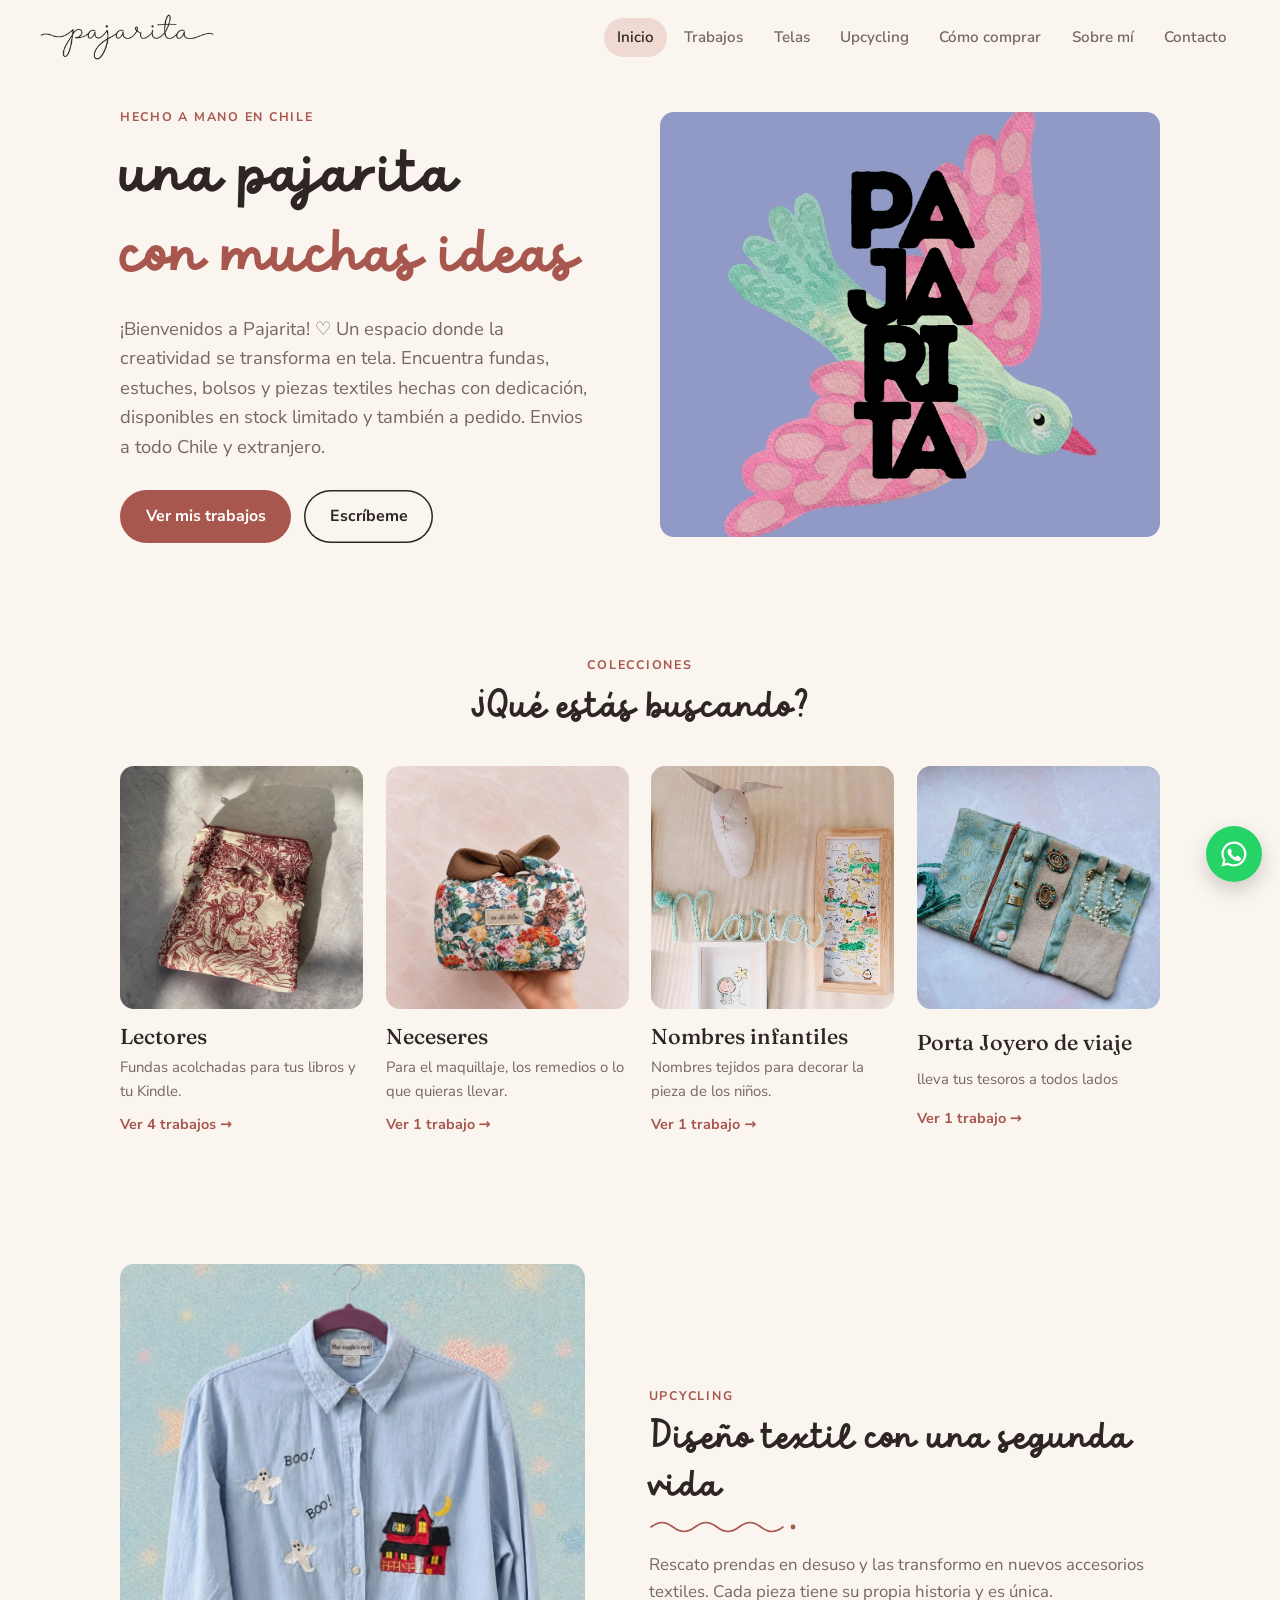
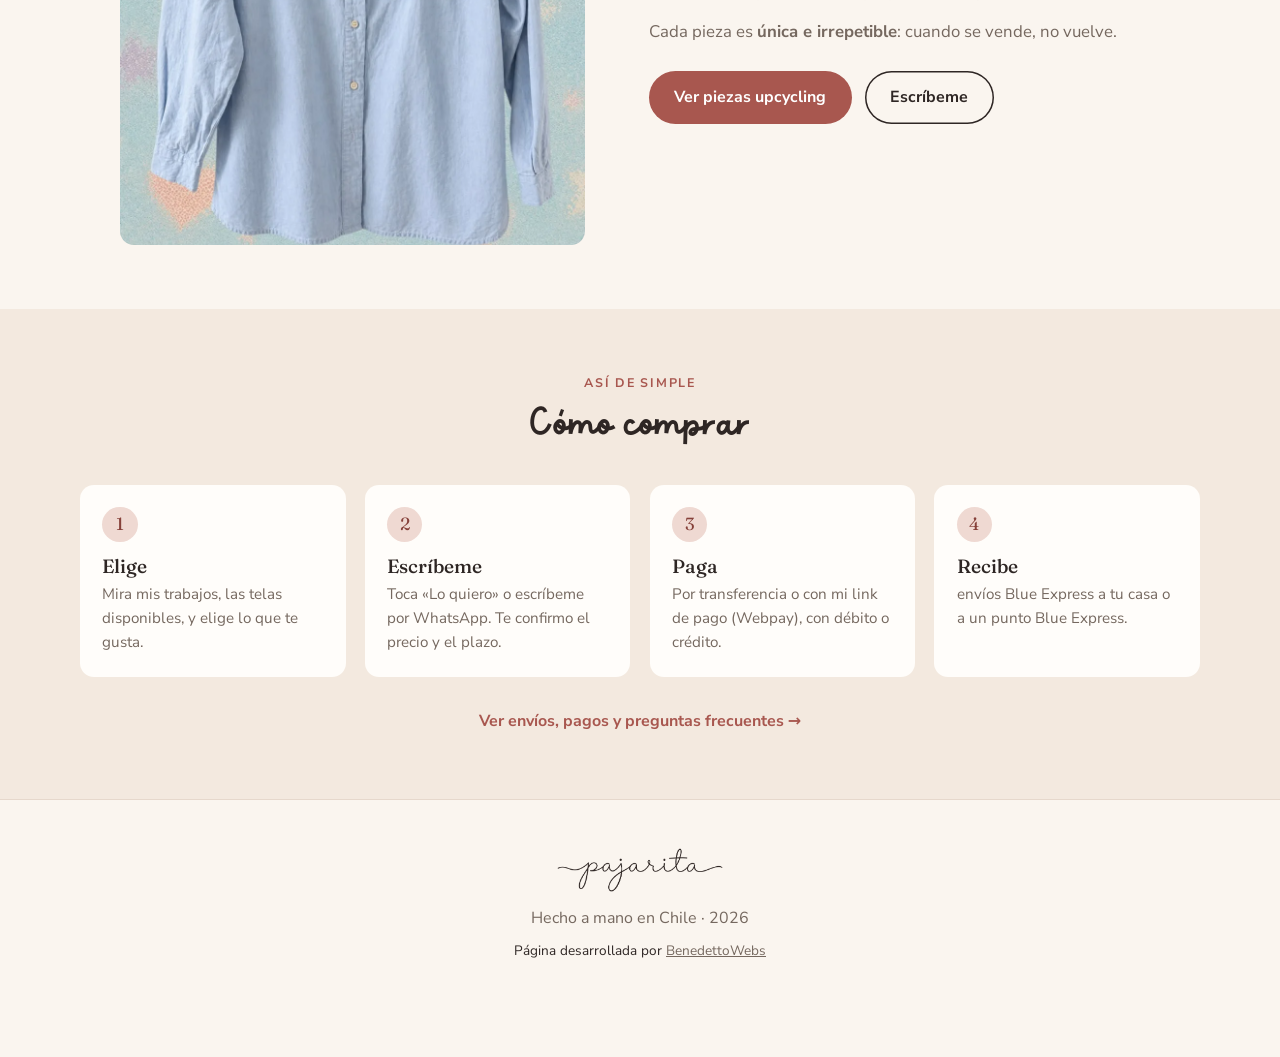
<file: index.html>
<!doctype html>
<html lang="es">
<head>
<meta charset="utf-8">
<meta name="viewport" content="width=device-width, initial-scale=1">
<title>Pajarita · Hecho a mano con mucho amor</title>
<meta name="description" content="Fundas para libros, neceseres, estuches y nombres tejidos hechos a mano en Chile por Maca. Pedidos por WhatsApp y envíos por Blue Express.">
<meta name="theme-color" content="#faf5ef">
<link rel="canonical" href="https://www.pajarita.cl/">
<meta property="og:type" content="website">
<meta property="og:site_name" content="Pajarita">
<meta property="og:locale" content="es_CL">
<meta property="og:url" content="https://www.pajarita.cl/">
<meta property="og:title" content="Pajarita · Hecho a mano con mucho amor">
<meta property="og:description" content="Fundas para libros, neceseres, estuches y nombres tejidos hechos a mano en Chile por Maca. Pedidos por WhatsApp y envíos a todo Chile.">
<meta property="og:image" content="https://www.pajarita.cl/og-image.jpg?v=2">
<meta property="og:image:secure_url" content="https://www.pajarita.cl/og-image.jpg?v=2">
<meta property="og:image:type" content="image/jpeg">
<meta property="og:image:width" content="1200">
<meta property="og:image:height" content="630">
<meta property="og:image:alt" content="Logo de Pajarita junto a una funda de tela para Kindle con estampado de Alicia en el País de las Maravillas">
<meta name="twitter:card" content="summary_large_image">
<meta name="twitter:title" content="Pajarita · Hecho a mano con mucho amor">
<meta name="twitter:description" content="Fundas para libros, neceseres, estuches y nombres tejidos hechos a mano en Chile por Maca.">
<meta name="twitter:image" content="https://www.pajarita.cl/og-image.jpg?v=2">
<meta name="twitter:image:alt" content="Logo de Pajarita junto a una funda de tela con estampado de Alicia en el País de las Maravillas">
<link rel="icon" href="favicon.svg" type="image/svg+xml">
<script type="application/ld+json">
{"@context":"https://schema.org","@type":"Store","name":"Pajarita","url":"https://www.pajarita.cl/","image":"https://www.pajarita.cl/og-image.jpg?v=2","logo":"https://www.pajarita.cl/logo.png","description":"Fundas para libros, neceseres, estuches y nombres tejidos hechos a mano en Chile.","address":{"@type":"PostalAddress","addressCountry":"CL"},"sameAs":["https://www.instagram.com/esdetela.cl/","https://www.tiktok.com/@esdetela"]}
</script>
<link rel="preconnect" href="https://fonts.googleapis.com">
<link rel="preconnect" href="https://fonts.gstatic.com" crossorigin>
<link href="https://fonts.googleapis.com/css2?family=Fraunces:ital,opsz,wght@0,9..144,400;0,9..144,500;1,9..144,400&family=Nunito+Sans:wght@400;600;700&display=swap" rel="stylesheet">
<link rel="stylesheet" href="styles.css">
</head>
<body>

<header class="nav" id="nav">
  <a href="#inicio" class="logo" aria-label="Pajarita, inicio"><img src="logo.png" alt="Pajarita" width="569" height="150"></a>
  <nav id="menu">
    <a href="#inicio">Inicio</a>
    <a href="#trabajos">Trabajos</a>
    <a href="#telas">Telas</a>
    <a href="#upcycling">Upcycling</a>
    <a href="#como-comprar">Cómo comprar</a>
    <a href="#sobre-mi">Sobre mí</a>
    <a href="#contacto">Contacto</a>
  </nav>
  <button class="menu-btn" id="menuBtn" aria-label="Abrir menú" aria-expanded="false" aria-controls="menu"><i></i><i></i><i></i></button>
</header>

<main id="main">

<!-- INICIO -->
<section id="inicio">
  <div class="hero">
    <div class="hero-text">
      <p class="eyebrow" data-t="hero.eyebrow"></p>
      <h1><span data-t="hero.title"></span><br><em data-t="hero.titleEm"></em></h1>
      <p class="lead" data-t="hero.lead"></p>
      <div class="btns">
        <a class="btn" href="#trabajos" data-t="hero.button"></a>
        <a class="btn ghost wa" target="_blank" rel="noopener">Escríbeme</a>
      </div>
    </div>
    <div class="hero-img"><img id="heroImg" alt="" fetchpriority="high"></div>
  </div>

  <div class="block">
    <div class="block-head">
      <p class="eyebrow">Colecciones</p>
      <h2>¿Qué estás buscando?</h2>
    </div>
    <div class="collections" id="collections"></div>
  </div>

  <div class="block">
    <div class="feature">
      <div class="feature-img"><img id="upHomeImg" alt="" loading="lazy"></div>
      <div class="feature-text">
        <p class="eyebrow" data-t="upcycling.homeEyebrow"></p>
        <h2 data-t="upcycling.homeTitle"></h2>
        <svg class="squiggle" viewBox="0 0 150 14" aria-hidden="true"><path d="M2 8c8-6 14-6 22 0s14 6 22 0 14-6 22 0 14 6 22 0 14-6 22 0 14 6 22 0" fill="none" stroke="currentColor" stroke-width="1.6" stroke-linecap="round"/><circle cx="144" cy="8" r="2.4" fill="currentColor"/></svg>
        <div class="prose" id="upHomeText"></div>
        <div class="btns">
          <a class="btn" href="#upcycling" data-t="upcycling.homeButton"></a>
          <a class="btn ghost wa-uphome" target="_blank" rel="noopener">Escríbeme</a>
        </div>
      </div>
    </div>
  </div>

  <div class="block soft">
    <div class="block-head">
      <p class="eyebrow">Así de simple</p>
      <h2>Cómo comprar</h2>
    </div>
    <ol class="steps" id="homeSteps"></ol>
    <div class="center"><a class="link" href="#como-comprar">Ver envíos, pagos y preguntas frecuentes →</a></div>
  </div>
</section>

<!-- TRABAJOS -->
<section id="trabajos" class="page">
  <div class="block-head">
    <p class="eyebrow" data-t="trabajos.eyebrow"></p>
    <h1 data-t="trabajos.title"></h1>
    <p class="muted" data-md="trabajos.intro"></p>
  </div>
  <div class="chips" id="chips" role="group" aria-label="Filtrar por colección"></div>
  <div class="grid" id="works"></div>
</section>

<!-- FICHA DE UN TRABAJO (#trabajo/<id>) -->
<section id="trabajo" class="page" data-title="Trabajo">
  <a class="back" href="#trabajos">← Volver a mis trabajos</a>
  <div id="workView"></div>
</section>

<!-- TELAS -->
<section id="telas" class="page">
  <div class="block-head">
    <p class="eyebrow" data-t="telas.eyebrow"></p>
    <h1 data-t="telas.title"></h1>
    <p class="muted" data-md="telas.intro"></p>
  </div>
  <div class="fabrics" id="fabrics"></div>
</section>

<!-- UPCYCLING -->
<section id="upcycling" class="page" data-title="Productos upcycling">
  <div class="block-head">
    <p class="eyebrow" data-t="upcycling.eyebrow"></p>
    <h1 data-t="upcycling.title"></h1>
    <p class="muted" data-md="upcycling.intro"></p>
  </div>
  <div class="grid" id="upcyclingItems"></div>
</section>

<!-- CÓMO COMPRAR -->
<section id="como-comprar" class="page">
  <div class="block-head">
    <p class="eyebrow" data-t="comprar.eyebrow"></p>
    <h1 data-t="comprar.title"></h1>
    <p class="muted" data-md="comprar.intro"></p>
  </div>
  <ol class="steps" id="steps"></ol>
  <div class="facts" id="facts"></div>
  <h2 class="faq-title">Preguntas frecuentes</h2>
  <div class="faq" id="faq"></div>
  <div class="center"><a class="btn wa" target="_blank" rel="noopener">Escribir por WhatsApp</a></div>
</section>

<!-- SOBRE MÍ -->
<section id="sobre-mi" class="page">
  <div class="about">
    <img id="aboutImg" alt="" loading="lazy">
    <div>
      <p class="eyebrow" data-t="sobre.eyebrow"></p>
      <h1 data-t="sobre.title"></h1>
      <div class="prose" id="aboutText"></div>
    </div>
  </div>
</section>

<!-- CONTACTO -->
<section id="contacto" class="page contact">
  <p class="eyebrow" data-t="contacto.eyebrow"></p>
  <h1 data-t="contacto.title"></h1>
  <p class="muted" data-md="contacto.intro"></p>
  <div class="btns center"><a class="btn wa" target="_blank" rel="noopener" data-t="contacto.button"></a></div>
  <ul class="contact-list" id="contactList"></ul>
</section>

</main>

<footer class="footer">
  <img src="logo.png" alt="Pajarita" width="569" height="150">
  <p class="muted">Hecho a mano en Chile · <span id="year"></span></p>
  <p class="small">Página desarrollada por <a href="https://benedettowebs.vercel.app/" target="_blank" rel="noopener">BenedettoWebs</a></p>
</footer>

<a class="wa-float wa" target="_blank" rel="noopener" aria-label="Escribir por WhatsApp">
  <svg viewBox="0 0 24 24" aria-hidden="true"><path d="M12 2a10 10 0 0 0-8.6 15.1L2 22l5-1.3A10 10 0 1 0 12 2zm0 18.2c-1.5 0-3-.4-4.3-1.2l-.3-.2-3 .8.8-2.9-.2-.3A8.2 8.2 0 1 1 12 20.2zm4.5-6.1c-.2-.1-1.5-.7-1.7-.8-.2-.1-.4-.1-.6.1l-.8 1c-.1.2-.3.2-.5.1a6.7 6.7 0 0 1-3.3-2.9c-.2-.4.2-.4.7-1.3.1-.2 0-.3 0-.4l-.8-1.8c-.2-.5-.4-.4-.6-.4h-.5a1 1 0 0 0-.7.3 3 3 0 0 0-.9 2.2 5.2 5.2 0 0 0 1.1 2.8 11.9 11.9 0 0 0 4.6 4c1.7.7 2.4.8 3.2.7.5-.1 1.5-.6 1.8-1.2.2-.6.2-1.1.1-1.2l-.6-.3z"/></svg>
</a>

<script src="content.js"></script>
<script src="app.js"></script>
</body>
</html>
</file>
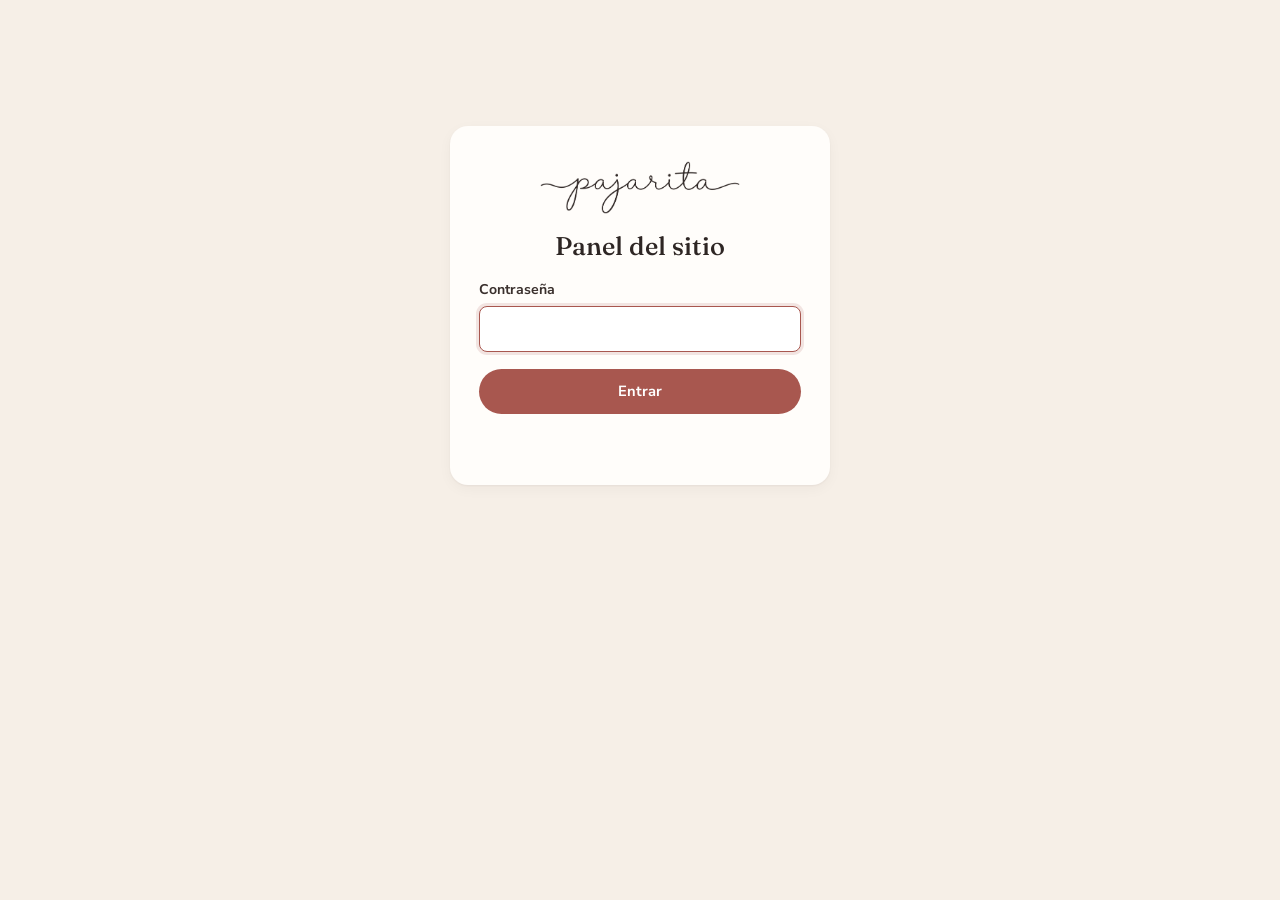
<file: admin/index.html>
<!doctype html>
<html lang="es">
<head>
<meta charset="utf-8">
<meta name="viewport" content="width=device-width, initial-scale=1">
<meta name="robots" content="noindex, nofollow">
<title>Panel · Pajarita</title>
<link rel="icon" href="/favicon.svg" type="image/svg+xml">
<link rel="preconnect" href="https://fonts.googleapis.com">
<link rel="preconnect" href="https://fonts.gstatic.com" crossorigin>
<link href="https://fonts.googleapis.com/css2?family=Fraunces:opsz,wght@9..144,500&family=Nunito+Sans:wght@400;600;700&display=swap" rel="stylesheet">
<link rel="stylesheet" href="/admin/admin.css">
</head>
<body>

<form class="login" id="login">
  <img src="/logo.png" alt="Pajarita">
  <h1>Panel del sitio</h1>
  <label>Contraseña<input type="password" name="password" required autocomplete="current-password" autofocus></label>
  <button class="btn" type="submit">Entrar</button>
  <p class="error" id="loginError" role="alert"></p>
</form>

<div class="app" id="app" hidden>
  <header class="bar">
    <a class="brand" href="/" target="_blank" rel="noopener" aria-label="Ver sitio"><img src="/logo.png" alt="Pajarita"></a><span class="brand-sub">Panel</span>
    <span class="status" id="status" role="status"></span>
    <a class="ghost" href="/" target="_blank" rel="noopener">Ver sitio</a>
    <button class="ghost" id="logout" type="button">Salir</button>
    <button class="btn" id="save" type="button" disabled>Guardar y publicar</button>
  </header>
  <div class="layout">
    <nav class="tabs" id="tabs" role="tablist" aria-label="Secciones del sitio"></nav>
    <main class="editor" id="editor"></main>
  </div>
</div>

<script src="/admin/admin.js"></script>
</body>
</html>
</file>
<file: styles.css>
@font-face{font-family:"Naughtydogs Script";src:url("fonts/Naughtydogs-Script.otf") format("opentype");font-display:swap}
:root{
  --paper:#faf5ef; --cream:#f3e9df; --blush:#efd9d2; --white:#fffdfa;
  --rose:#a8574f; --rose-dark:#86413a; --ink:#2e2624; --muted:#75685f; --line:#e6d8cc;
  --serif:"Fraunces",Georgia,serif; --script:"Naughtydogs Script",var(--serif); --sans:"Nunito Sans",system-ui,sans-serif;
  --radius:14px; --gutter:clamp(16px,4vw,40px);
}
*{box-sizing:border-box;margin:0;padding:0}
html{scroll-behavior:smooth}
body{background:var(--paper);color:var(--ink);font-family:var(--sans);font-size:16px;line-height:1.6;-webkit-font-smoothing:antialiased}
[hidden]{display:none!important}
img{display:block;max-width:100%}
a{color:inherit}
button{font:inherit;cursor:pointer;border:0;background:none;color:inherit}
h1,h2,h3{font-family:var(--serif);font-weight:500;line-height:1.15;color:var(--ink)}
h1{font-size:clamp(2.1rem,5vw,3.2rem)}
h2{font-size:clamp(1.7rem,3.6vw,2.4rem)}
h3{font-size:1.2rem}
/* Títulos de sección en letra manuscrita; los nombres de productos (h3) siguen en Fraunces para que se lean bien en chico. */
h1,h2{font-family:var(--script);font-weight:400;line-height:1.25}
h1 em,h2 em{font-style:normal}
em{font-style:italic;color:var(--rose)}
.eyebrow{font-size:.78rem;font-weight:700;letter-spacing:.14em;text-transform:uppercase;color:var(--rose);margin-bottom:.5rem}
.muted{color:var(--muted)}
.small{font-size:.85rem}
.center{text-align:center;margin-top:2rem}
.link{color:var(--rose);font-weight:700;text-decoration:none;cursor:pointer}
.link:hover{text-decoration:underline}
.prose p+p,.prose ul{margin-top:.8rem}
.prose ul{padding-left:1.2rem}

/* Botones */
.btn{display:inline-flex;align-items:center;justify-content:center;gap:.5rem;background:var(--rose);color:#fff;text-decoration:none;font-weight:700;padding:.85rem 1.6rem;border-radius:999px;transition:background .2s,transform .2s}
.btn:hover{background:var(--rose-dark);transform:translateY(-1px)}
.btn.ghost{background:transparent;color:var(--ink);box-shadow:inset 0 0 0 1.5px var(--ink)}
.btn.ghost:hover{background:var(--ink);color:#fff}
.btn.full{width:100%}
.btns{display:flex;flex-wrap:wrap;gap:.8rem}
.btns.center{justify-content:center}

/* Encabezado */
.nav{position:sticky;top:0;z-index:20;display:flex;align-items:center;gap:1rem;padding:.9rem var(--gutter);background:rgba(250,245,239,.92);backdrop-filter:blur(10px);transition:box-shadow .2s}
.nav.scrolled{box-shadow:0 1px 0 var(--line)}
.logo img{width:auto;height:46px}
#menu{display:flex;gap:.3rem;margin-left:auto}
#menu a{text-decoration:none;font-weight:600;font-size:.95rem;padding:.45rem .8rem;border-radius:999px;color:var(--muted)}
#menu a:hover{color:var(--ink)}
#menu a.active{color:var(--ink);background:var(--blush)}
.menu-btn{display:none;width:42px;height:42px;margin-left:auto;flex-direction:column;justify-content:center;align-items:center;gap:5px}
.menu-btn i{display:block;width:22px;height:2px;background:var(--ink);border-radius:2px;transition:transform .25s,opacity .25s}
@media (max-width:860px){
  .menu-btn{display:flex}
  #menu{position:absolute;left:0;right:0;top:100%;flex-direction:column;gap:0;padding:.5rem var(--gutter) 1.2rem;background:var(--paper);box-shadow:0 12px 24px rgba(46,38,36,.08);display:none}
  .nav.open #menu{display:flex}
  #menu a{padding:.8rem .4rem;border-radius:0;border-bottom:1px solid var(--line);font-size:1.05rem}
  #menu a.active{background:none;color:var(--rose)}
  .nav.open .menu-btn i:nth-child(1){transform:translateY(7px) rotate(45deg)}
  .nav.open .menu-btn i:nth-child(2){opacity:0}
  .nav.open .menu-btn i:nth-child(3){transform:translateY(-7px) rotate(-45deg)}
}

/* Páginas */
main{min-height:70vh}
.page{max-width:1120px;margin:0 auto;padding:2.5rem var(--gutter) 4rem}
.block{max-width:1120px;margin:0 auto;padding:4rem var(--gutter)}
.block.soft{max-width:none;background:var(--cream)}
.block.soft>*{max-width:1120px;margin-left:auto;margin-right:auto}
.block-head{max-width:640px;margin:0 auto 2.2rem;text-align:center}
.block-head .muted{margin-top:.7rem}

/* Inicio */
.hero{max-width:1120px;margin:0 auto;padding:2rem var(--gutter) 3rem;display:grid;grid-template-columns:1fr 1.05fr;gap:clamp(1.5rem,5vw,4rem);align-items:center}
.hero h1{font-size:clamp(2.4rem,6vw,4rem)}
.hero .lead{font-size:1.15rem;color:var(--muted);margin:1.2rem 0 1.8rem;max-width:32rem}
.hero-img{border-radius:var(--radius);overflow:hidden;aspect-ratio:4/3.4;background:var(--cream)}
.hero-img img{width:100%;height:100%;object-fit:cover}
@media (max-width:760px){.hero{grid-template-columns:1fr;padding-top:1rem}.hero-img{order:-1;aspect-ratio:4/3}}

.collections{display:grid;grid-template-columns:repeat(auto-fit,minmax(220px,1fr));gap:1.4rem}
.collection{text-decoration:none;display:grid;gap:.4rem}
.collection h3{margin-top:.6rem;font-size:1.35rem}
.collection .muted{font-size:.93rem}
.collection .link{font-size:.9rem;margin-top:.2rem}

/* Pasos */
.steps{list-style:none;display:grid;grid-template-columns:repeat(auto-fit,minmax(200px,1fr));gap:1.2rem}
.steps li{background:var(--white);border-radius:var(--radius);padding:1.4rem}
.steps span{display:grid;place-items:center;width:2.2rem;height:2.2rem;border-radius:50%;background:var(--blush);color:var(--rose-dark);font-family:var(--serif);font-size:1.1rem;margin-bottom:.8rem}
.steps p{color:var(--muted);font-size:.95rem;margin-top:.3rem}
.page .steps li{background:var(--cream)}

/* Tarjetas de trabajos */
.chips{display:flex;flex-wrap:wrap;justify-content:center;gap:.5rem;margin-bottom:2rem}
.chip{text-decoration:none;font-weight:600;font-size:.92rem;padding:.45rem 1rem;border-radius:999px;box-shadow:inset 0 0 0 1px var(--line);background:var(--white)}
.chip:hover{box-shadow:inset 0 0 0 1px var(--rose)}
.chip[aria-current]{background:var(--ink);color:#fff;box-shadow:none}
.grid{display:grid;grid-template-columns:repeat(auto-fill,minmax(230px,1fr));gap:1.6rem 1.4rem}
.card{text-decoration:none;display:block}
.card-img{aspect-ratio:1;border-radius:var(--radius);overflow:hidden;background:var(--cream)}
.card-img img{width:100%;height:100%;object-fit:cover;transition:transform .5s}
.card:hover .card-img img,.collection:hover .card-img img{transform:scale(1.04)}
.card-body{padding:.8rem .2rem 0;display:grid;gap:.25rem;justify-items:start}
.card-body h3{font-size:1.15rem}
.price{font-weight:700}
.badge{display:inline-block;font-size:.75rem;font-weight:700;padding:.2rem .65rem;border-radius:999px;background:var(--blush);color:var(--rose-dark)}
.badge.now{background:#dfe8d6;color:#4b6236}
@media (max-width:520px){.grid{grid-template-columns:1fr 1fr;gap:1.2rem .8rem}.card-body h3{font-size:1rem}}

/* Ficha */
.back{display:inline-block;margin-bottom:1.5rem;text-decoration:none;color:var(--muted);font-weight:600}
.back:hover{color:var(--ink)}
.work{display:grid;grid-template-columns:1.1fr 1fr;gap:clamp(1.5rem,5vw,3.5rem);align-items:start}
.viewer{position:relative;aspect-ratio:1;border-radius:var(--radius);overflow:hidden;background:var(--cream)}
.viewer img{width:100%;height:100%;object-fit:cover}
.arrow{position:absolute;top:50%;transform:translateY(-50%);width:2.6rem;height:2.6rem;border-radius:50%;background:rgba(255,253,250,.9);font-size:1.6rem;line-height:1}
.arrow.prev{left:.8rem}.arrow.next{right:.8rem}
.thumbs{display:flex;gap:.6rem;margin-top:.8rem;overflow-x:auto}
.thumbs button{flex:0 0 72px;height:72px;border-radius:10px;overflow:hidden;opacity:.6;box-shadow:inset 0 0 0 2px transparent}
.thumbs button[aria-current]{opacity:1;outline:2px solid var(--rose);outline-offset:2px}
.thumbs img{width:100%;height:100%;object-fit:cover}
.info{display:grid;gap:.9rem;justify-items:start;position:sticky;top:90px}
.info .price{font-size:1.3rem}
.info .prose{color:var(--muted)}
.info .btn{margin-top:.4rem}
.pick-fabric{border:0;display:flex;flex-wrap:wrap;gap:.6rem;width:100%}
.pick-fabric legend{font-weight:700;margin-bottom:.6rem;font-size:.95rem}
.pick-fabric label{cursor:pointer;display:grid;justify-items:center;gap:.25rem;width:72px;font-size:.75rem;text-align:center;line-height:1.2}
.pick-fabric input{position:absolute;opacity:0;pointer-events:none}
.pick-fabric img{width:60px;height:60px;border-radius:50%;object-fit:cover;box-shadow:0 0 0 1px var(--line)}
.pick-fabric input:checked+img{box-shadow:0 0 0 3px var(--paper),0 0 0 5px var(--rose)}
.pick-fabric input:focus-visible+img{outline:2px solid var(--ink);outline-offset:4px}
@media (max-width:760px){.work{grid-template-columns:1fr}.info{position:static}}

/* Telas */
.fabrics{display:grid;grid-template-columns:repeat(auto-fill,minmax(180px,1fr));gap:1.6rem 1.2rem}
.fabric{display:grid;gap:.35rem;justify-items:start}
.swatch{position:relative;width:100%;aspect-ratio:1;border-radius:50%;overflow:hidden;background:var(--cream);box-shadow:0 0 0 6px var(--white),0 0 0 7px var(--line)}
.swatch img{width:100%;height:100%;object-fit:cover}
.swatch .badge{position:absolute;inset:auto 0 18% 0;margin:auto;width:max-content}
.fabric h3{margin-top:.8rem;font-size:1.1rem}
.fabric .link{font-size:.88rem}
.fabric.out img{filter:grayscale(.8);opacity:.55}
@media (max-width:520px){.fabrics{grid-template-columns:1fr 1fr}}

/* Upcycling */
.card.up .card-body .prose{margin-top:.2rem}
.card.up.out img{filter:grayscale(.8);opacity:.55}
.grid>p.muted{grid-column:1/-1;text-align:center}

/* Bloque destacado (upcycling en el inicio): foto a la izquierda, texto a la derecha */
.feature{display:grid;grid-template-columns:1fr 1.1fr;gap:clamp(1.5rem,5vw,4rem);align-items:center}
.feature-img{border-radius:var(--radius);overflow:hidden;aspect-ratio:4/5;background:var(--cream)}
.feature-img img{width:100%;height:100%;object-fit:cover}
.feature .squiggle{display:block;width:150px;height:14px;color:var(--rose);margin:.6rem 0 1.2rem}
.feature .prose{color:var(--muted);font-size:1.05rem;max-width:34rem;margin-bottom:1.6rem}
.feature.no-img{grid-template-columns:1fr;max-width:640px;margin:0 auto}
.feature.no-img .feature-img{display:none}
@media (max-width:760px){.feature{grid-template-columns:1fr}.feature-img{aspect-ratio:4/3}}

/* Cómo comprar */
.facts{display:grid;grid-template-columns:repeat(auto-fit,minmax(240px,1fr));gap:1.2rem;margin-top:2.5rem}
.fact{border:1px solid var(--line);border-radius:var(--radius);padding:1.4rem}
.fact h3{margin-bottom:.4rem}
.fact p{color:var(--muted)}
.fact strong{color:var(--ink)}
.faq-title{text-align:center;margin:3.5rem 0 1.2rem}
.faq{max-width:720px;margin:0 auto;display:grid;gap:.6rem}
.faq details{background:var(--white);border-radius:var(--radius);padding:1rem 1.3rem}
.faq summary{cursor:pointer;font-weight:700;list-style:none;display:flex;justify-content:space-between;gap:1rem}
.faq summary::after{content:"+";color:var(--rose);font-size:1.3rem;line-height:1}
.faq details[open] summary::after{content:"–"}
.faq summary::-webkit-details-marker{display:none}
.faq details p{color:var(--muted);margin-top:.6rem}

/* Sobre mí */
.about{display:grid;grid-template-columns:1fr 1.1fr;gap:clamp(1.5rem,5vw,4rem);align-items:center}
.about img{border-radius:var(--radius);aspect-ratio:4/5;object-fit:cover;width:100%;background:var(--cream)}
.about h1{margin-bottom:1.2rem}
.about .prose{color:var(--muted);font-size:1.08rem}
@media (max-width:760px){.about{grid-template-columns:1fr}.about img{aspect-ratio:4/3}}

/* Contacto */
.contact{text-align:center;max-width:640px}
.contact .muted{margin:1rem 0 1.8rem}
.contact-list{list-style:none;margin-top:2.5rem;display:grid;gap:.6rem}
.contact-list li{display:flex;justify-content:space-between;gap:1rem;padding:.8rem 0;border-bottom:1px solid var(--line)}
.contact-list span{color:var(--muted)}
.contact-list a{font-weight:700;text-decoration:none;overflow-wrap:anywhere}

/* Pie y WhatsApp flotante */
.footer{text-align:center;padding:3rem var(--gutter) 6rem;border-top:1px solid var(--line);display:grid;gap:.5rem;justify-items:center}
.footer img{height:44px;width:auto;margin-bottom:.4rem}
.footer a{color:var(--muted)}
.wa-float{position:fixed;right:18px;bottom:18px;z-index:30;width:56px;height:56px;border-radius:50%;background:#25d366;display:grid;place-items:center;box-shadow:0 8px 20px rgba(0,0,0,.18);transition:transform .2s}
.wa-float:hover{transform:scale(1.06)}
.wa-float svg{width:30px;height:30px;fill:#fff}

/* Animaciones */
@keyframes rise{from{opacity:0;transform:translateY(18px)}}
@keyframes unveil{from{transform:scale(1.08)}}
@keyframes drop{from{opacity:0;transform:translateY(-8px)}}
@keyframes pop{from{opacity:0;transform:scale(.4)}}
/* Aparecer al hacer scroll: app.js marca los bloques con data-reveal y les pone .in al entrar en pantalla. */
[data-reveal]{opacity:0;transform:translateY(22px);transition:opacity .7s cubic-bezier(.2,.7,.2,1) var(--d,0s),transform .7s cubic-bezier(.2,.7,.2,1) var(--d,0s)}
[data-reveal].in{opacity:1;transform:none}
.hero-text>*{animation:rise .8s cubic-bezier(.2,.7,.2,1) backwards}
.hero-text>:nth-child(2){animation-delay:.1s}
.hero-text>:nth-child(3){animation-delay:.2s}
.hero-text>:nth-child(4){animation-delay:.3s}
.hero-img{animation:rise .9s .15s cubic-bezier(.2,.7,.2,1) backwards}
.hero-img img{animation:unveil 1.8s cubic-bezier(.2,.7,.2,1) backwards}
.card-img{transition:transform .35s,box-shadow .35s}
.card:hover .card-img,.collection:hover .card-img{transform:translateY(-4px);box-shadow:0 14px 28px rgba(46,38,36,.12)}
.swatch img{transition:transform .6s}
.fabric:hover .swatch img{transform:rotate(8deg) scale(1.06)}
.steps span{transition:transform .3s}
.steps li:hover span{transform:scale(1.12) rotate(-6deg)}
.faq details[open]>:not(summary){animation:rise .35s ease-out}
.nav.open #menu{animation:drop .25s ease-out}
.wa-float{animation:pop .5s 1.2s cubic-bezier(.3,1.6,.5,1) backwards}
@media (prefers-reduced-motion:reduce){*{transition:none!important;animation:none!important;scroll-behavior:auto!important}}
</file>
<file: admin/admin.css>
:root{
  --bg:#f6efe7; --cream:#f3e9df; --blush:#efd9d2; --paper:#fffdfa; --charcoal:#2e2624; --ink:#3a302d; --muted:#75685f;
  --sage:#dfe8d6; --sage-dark:#4b6236; --rose:#a8574f; --rose-dark:#86413a; --line:#e6d8cc; --error:#a33a2a;
  --serif:"Fraunces",Georgia,serif; --sans:"Nunito Sans",system-ui,sans-serif;
  --radius:12px; --shadow:0 1px 2px rgba(46,38,36,.05),0 4px 14px rgba(46,38,36,.04);
}
*{box-sizing:border-box;margin:0;padding:0}
body{background:var(--bg);color:var(--ink);font-family:var(--sans);font-size:16px;line-height:1.5;-webkit-font-smoothing:antialiased}
[hidden]{display:none!important}
button{font:inherit;cursor:pointer;border:0;background:none;color:inherit}
input,textarea,select{font:inherit;font-size:.95rem;color:var(--charcoal);background:#fff;border:1px solid var(--line);padding:.65rem .8rem;width:100%;border-radius:8px;transition:border-color .15s,box-shadow .15s}
input:hover,textarea:hover,select:hover{border-color:#d6c3b3}
input:focus,textarea:focus,select:focus{outline:none;border-color:var(--rose);box-shadow:0 0 0 3px rgba(168,87,79,.15)}
textarea{resize:vertical;min-height:5.5rem;line-height:1.5}
select{appearance:auto}
h1,h2,h3{font-family:var(--serif);font-weight:500;color:var(--charcoal);line-height:1.15}
a{color:inherit}
:focus-visible{outline:2px solid var(--rose);outline-offset:2px}

.btn{background:var(--rose);color:#fff;padding:.7rem 1.3rem;font-size:.92rem;font-weight:700;border-radius:999px;transition:background .2s,opacity .2s;white-space:nowrap}
.btn:hover:not(:disabled){background:var(--rose-dark)}
.btn:disabled{background:var(--charcoal);opacity:.25;cursor:default}
.ghost{font-size:.9rem;font-weight:600;color:var(--muted);text-decoration:none;padding:.45rem .7rem;border-radius:999px}
.ghost:hover{color:var(--charcoal);background:var(--cream)}
.error{color:var(--error);font-size:.9rem;min-height:1.3em}

/* Entrar */
.login{max-width:380px;margin:14vh auto 0;padding:2.2rem 1.8rem;background:var(--paper);border-radius:18px;box-shadow:var(--shadow);display:grid;gap:1.1rem;text-align:center}
.login img{width:200px;margin:0 auto}
.login h1{font-size:1.6rem}
.login label{text-align:left}
@media (max-width:440px){.login{margin:8vh 16px 0;padding:1.8rem 1.2rem}}

label{display:grid;gap:.4rem;font-size:.88rem;font-weight:700;color:var(--ink)}
.hint{font-size:.82rem;font-weight:400;color:var(--muted);line-height:1.4}

/* Barra superior */
.bar{position:sticky;top:0;z-index:10;display:flex;align-items:center;gap:.5rem;padding:.7rem clamp(16px,3vw,28px);background:rgba(255,253,250,.94);backdrop-filter:blur(10px);border-bottom:1px solid var(--line)}
.brand img{height:36px;width:auto;display:block}
.brand-sub{font-size:.72rem;font-weight:700;letter-spacing:.12em;text-transform:uppercase;color:var(--rose);background:var(--blush);padding:.2rem .55rem;border-radius:999px;margin-right:auto}
.status{font-size:.85rem;font-weight:600;color:var(--muted);padding:.3rem .7rem;border-radius:999px}
.status:empty{display:none}
.status.pending{background:#fbeccd;color:#7a5a12}
.status.ok{background:var(--sage);color:var(--sage-dark)}
.status.bad{background:#f6dcd6;color:var(--error)}
@media (max-width:640px){.bar{flex-wrap:wrap}.bar .ghost{padding:.45rem .5rem}.status{order:5;width:100%;text-align:center}}

/* Pestañas: barra lateral en escritorio, fila deslizable en el celular */
.layout{display:grid;grid-template-columns:210px minmax(0,1fr);gap:clamp(1rem,3vw,2.5rem);max-width:1100px;margin:0 auto;padding:0 clamp(16px,3vw,28px)}
.tabs{position:sticky;top:64px;align-self:start;display:grid;gap:.15rem;padding:1.8rem 0}
.tabs button{text-align:left;padding:.6rem .9rem;font-size:.95rem;font-weight:600;color:var(--muted);border-radius:10px}
.tabs button:hover{color:var(--charcoal);background:var(--cream)}
.tabs button[aria-selected=true]{color:var(--rose-dark);background:var(--blush)}
@media (max-width:820px){
  .layout{grid-template-columns:1fr;gap:0;padding:0}
  .tabs{top:52px;z-index:5;display:flex;gap:.35rem;overflow-x:auto;padding:.6rem 16px;background:var(--bg);border-bottom:1px solid var(--line);scrollbar-width:none}
  .tabs::-webkit-scrollbar{display:none}
  .tabs button{white-space:nowrap;padding:.45rem .9rem;border-radius:999px;font-size:.9rem;background:var(--paper);box-shadow:inset 0 0 0 1px var(--line)}
  .tabs button[aria-selected=true]{box-shadow:none}
}
@media (max-width:640px){.tabs{top:auto;position:static}}

/* Editor */
.editor{padding:1.8rem 0 6rem;display:grid;gap:1.6rem;align-content:start}
@media (max-width:820px){.editor{padding:1.4rem 16px 6rem}}
.tab-head{display:flex;flex-wrap:wrap;align-items:baseline;gap:.3rem 1rem}
.tab-head h2{font-size:clamp(1.7rem,4vw,2.2rem);margin-right:auto}
.tab-head .lead{width:100%;color:var(--muted)}
.card{background:var(--paper);border:1px solid var(--line);border-radius:var(--radius);box-shadow:var(--shadow);padding:1.3rem;display:grid;gap:1.1rem}

/* Listas (trabajos, telas, pasos…) */
.list{display:grid;gap:.8rem}
.list-head{display:grid;gap:.2rem;margin-top:.4rem}
.list-title{font-size:1.2rem}
span.list-title{font-family:var(--sans);font-size:.88rem;font-weight:700;color:var(--ink)}
.list:has(>span.list-title){gap:.45rem}
.card>.list-title{margin-bottom:-.2rem}
.empty{color:var(--muted);font-size:.92rem;padding:1rem;border:1px dashed var(--line);border-radius:var(--radius);text-align:center}
.item{background:var(--paper);border:1px solid var(--line);border-radius:var(--radius);box-shadow:var(--shadow);overflow:hidden}
.item>.row,.item>.list{padding:0 1.1rem 1.1rem}
.item.fold.open>.list,.item.fold.open>.row{border-top:1px solid var(--line);padding-top:1.1rem}
.item-head{display:flex;align-items:center;gap:.15rem;padding:.6rem .6rem .6rem .8rem}
.summary{flex:1;min-width:0;display:flex;align-items:center;gap:.8rem;text-align:left;padding:.15rem;border-radius:8px}
button.summary:hover strong{color:var(--rose-dark)}
.thumb{flex:0 0 52px;height:52px;border-radius:8px;overflow:hidden;background:var(--cream)}
.thumb img{width:100%;height:100%;object-fit:cover;display:block}
.names{display:grid;min-width:0}
.names strong{font-weight:700;color:var(--charcoal);overflow:hidden;text-overflow:ellipsis;white-space:nowrap}
.meta{font-size:.84rem;color:var(--muted);overflow:hidden;text-overflow:ellipsis;white-space:nowrap}
.chev{flex:0 0 auto;width:.55rem;height:.55rem;margin:0 .5rem 0 auto;border-right:2px solid var(--muted);border-bottom:2px solid var(--muted);transform:rotate(45deg) translateY(-2px);transition:transform .2s}
.open .chev{transform:rotate(-135deg) translateY(-2px)}
.icon{flex:0 0 auto;width:2.2rem;height:2.2rem;border-radius:8px;color:var(--muted);font-size:1rem;line-height:1}
.icon:hover:not(:disabled){background:var(--cream);color:var(--charcoal)}
.icon:disabled{opacity:.25;cursor:default}
.icon.del:hover{color:var(--error);background:#f6dcd6}
.add{justify-self:start;font-size:.95rem;font-weight:700;color:var(--rose);padding:.6rem 1.1rem;border-radius:999px;border:1.5px dashed var(--rose)}
.add:hover{background:var(--blush);border-style:solid}
.row{display:grid;grid-template-columns:1fr 1fr;gap:.9rem;align-items:start}
.row>.check{grid-column:1/-1}
@media (max-width:560px){
  .row{grid-template-columns:1fr}
  .item-head{flex-wrap:wrap}
  .item-head .summary{flex-basis:100%}
  .item-head .icon:first-of-type{margin-left:auto}
}

/* Fotos */
.photos{display:flex;flex-wrap:wrap;gap:.7rem}
.photo{position:relative;width:120px}
.photo img{width:120px;height:120px;object-fit:cover;border-radius:8px;border:1px solid var(--line);background:var(--cream)}
.photo .tools{display:flex;justify-content:space-between}
.pick{width:120px;height:120px;border:1.5px dashed #d6c3b3;border-radius:8px;color:var(--muted);font-size:.85rem;font-weight:600;display:grid;place-items:center;text-align:center;padding:.5rem;background:#fff}
.pick:hover{border-color:var(--rose);color:var(--rose);background:var(--paper)}
.pick.busy{pointer-events:none;opacity:.6}

.check{display:flex;align-items:center;gap:.6rem;font-weight:600;align-self:end;padding:.3rem 0;cursor:pointer}
.check input{width:1.15rem;height:1.15rem;accent-color:var(--rose);cursor:pointer}
</file>
